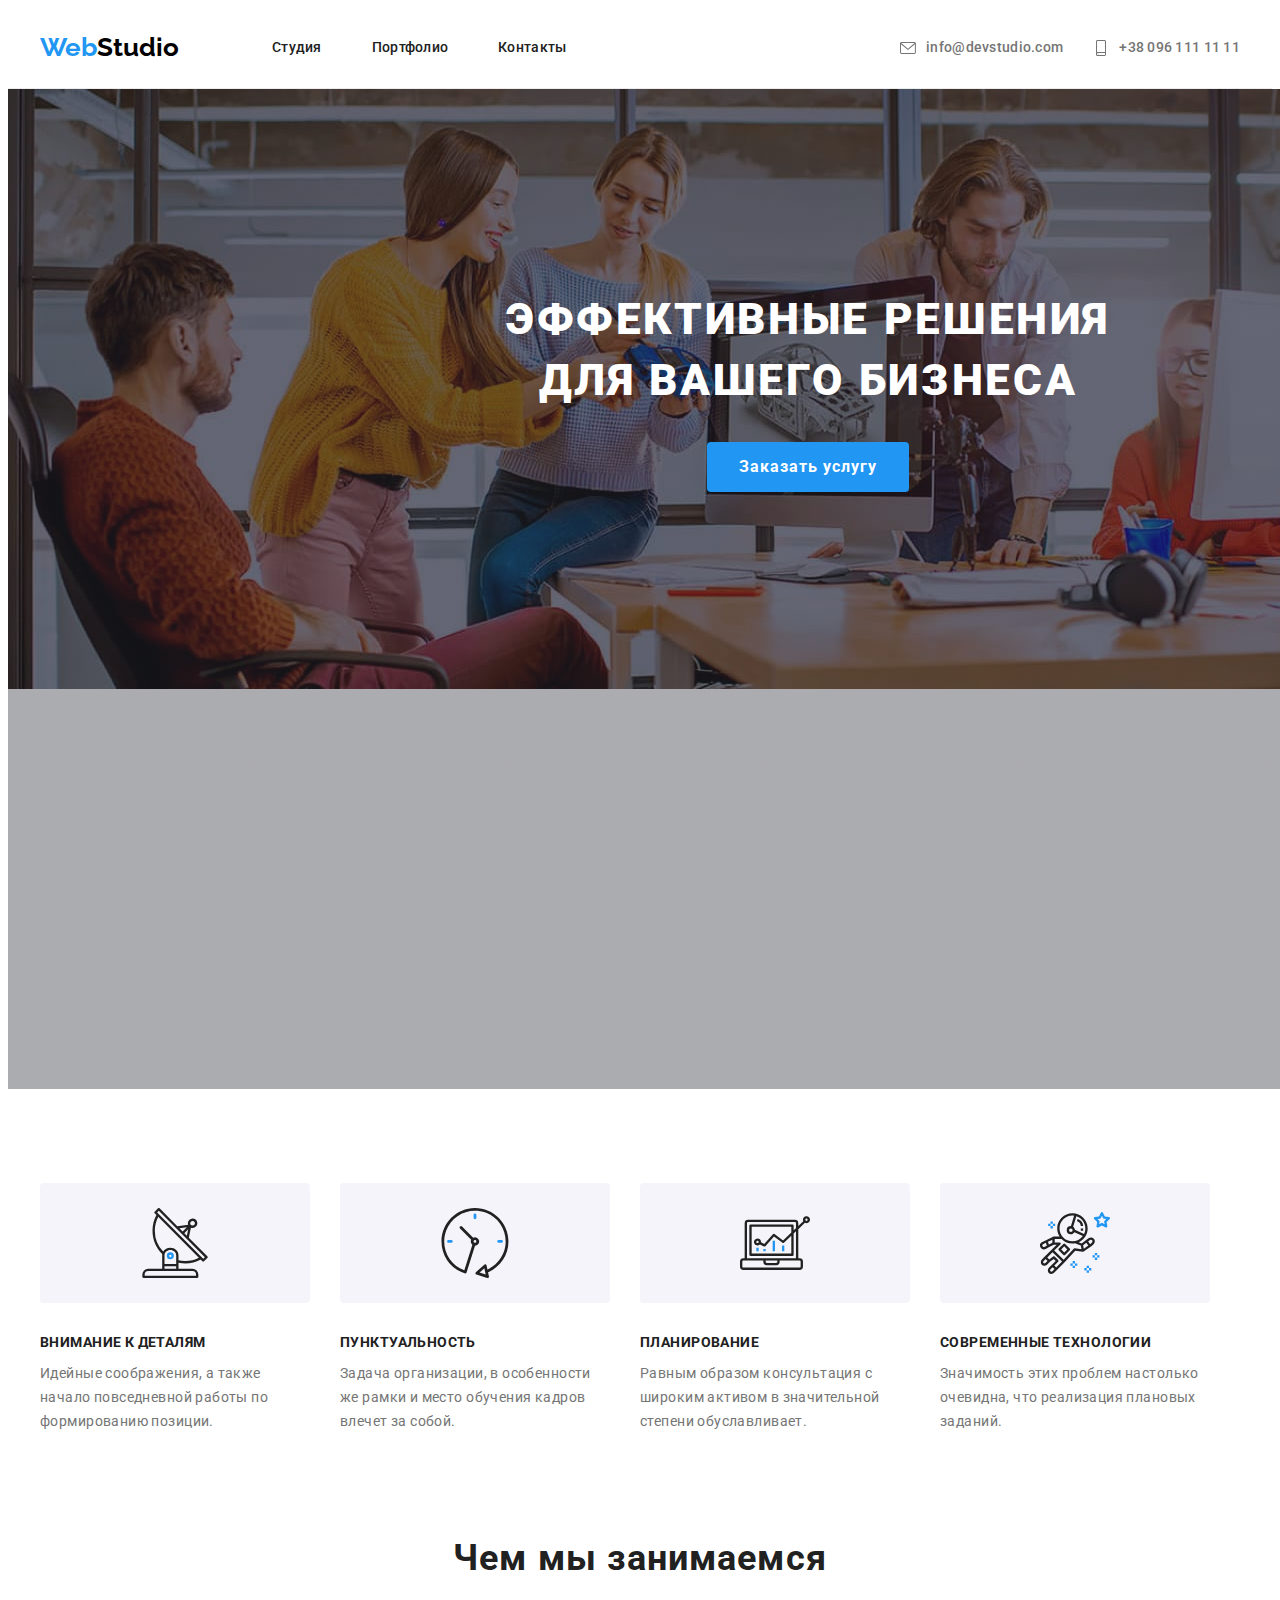
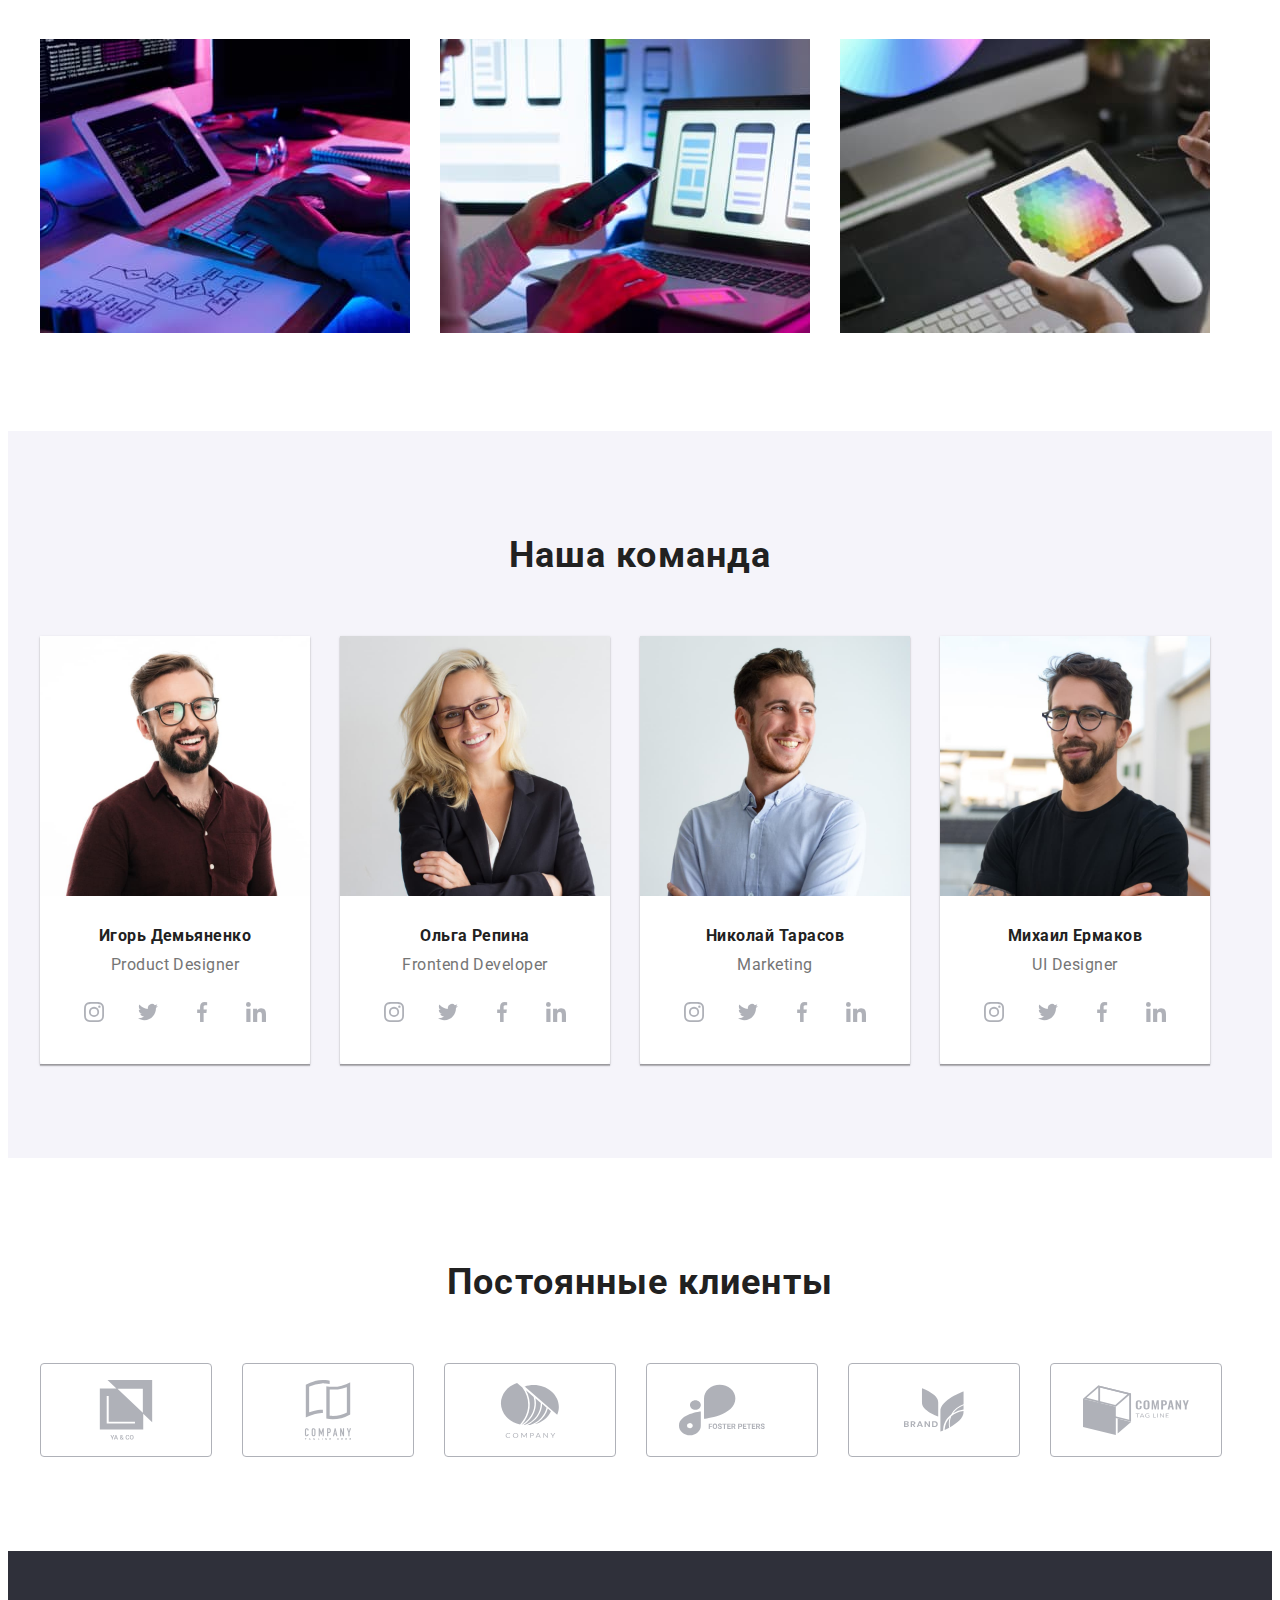
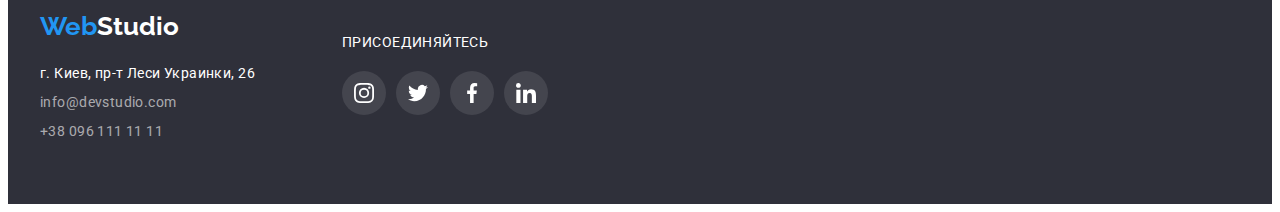
<file: index.html>
<!DOCTYPE html>
<html lang="ru">

   <head>
      <meta charset="UTF-8" />
      <meta http-equiv="X-UA-Compatible" content="IE=edge" />
      <meta name="viewport" content="width=device-width, initial-scale=1.0" />

      <title>goit-markup-hw-04</title>

      <link rel="preconnect" href="https://fonts.googleapis.com" />
      <link rel="preconnect" href="https://fonts.gstatic.com" crossorigin />
      <link href="https://fonts.googleapis.com/css2?family=Raleway:wght@700&family=Roboto:wght@400;500;700;900&display=swap" rel="stylesheet" />

      <link rel="stylesheet" href="https://cdnjs.cloudflare.com/ajax/libs/modern-normalize/1.1.0/modern-normalize.min.css"
            integrity="sha512-wpPYUAdjBVSE4KJnH1VR1HeZfpl1ub8YT/NKx4PuQ5NmX2tKuGu6U/JRp5y+Y8XG2tV+wKQpNHVUX03MfMFn9Q=="
            crossorigin="anonymous"
            referrerpolicy="no-referrer" />

      <link rel="stylesheet" href="./css/styles.css" />
   </head>

   <body>

      <header class="header">

         <div class="container nav">

            <nav class="nav-menu">
               
               <a class="logo" lang="en" href="./index.html"><span class="logo-color">Web</span>Studio</a>
               
               <ul class="list nav-item">
                  <li class="item"><a class="link" href="./index.html">Студия</a></li>
                  <li class="item"><a class="link" href="./portfolio.html">Портфолио</a></li>
                  <li class="item"><a class="link" href="">Контакты</a></li>
               </ul>

            </nav>

            <div class="nav-contact">

               <div class="email">
                  <svg class="icon-email"><use href="./images/icons.svg#icon-email" ></use></svg>
                  <a class="link link-contact" href="mailto:info@devstudio.com">info@devstudio.com</a>
               </div>
               <div class="tel">
                  <svg class="icon-tel"><use href="./images/icons.svg#icon-tel" ></use></svg>
                  <a class="link link-contact" href="tel:+380961111111">+38 096 111 11 11</a>
               </div>          

            </div>

         </div>

      </header>

      <main>

         <section class="section section-hero">

            <div class="container">

               <h1 class="title-hero">Эффективные решения <br> для вашего бизнеса</h1>
               <button class="button button-hero" type="button">Заказать услугу</button>

            </div>

         </section>

         <section class="section section-feature">

            <div class="container">

               <h2 class="title title-section">Наши преемущества</h2>
               <ul class="list feature-list">

                  <li class="item">

                     <div class="icon-feature">
                        <svg width="70" height="70">
                           <use href="./images/icons.svg#icon-feature-01"></use>
                        </svg>
                     </div>

                     <h3 class="title title-feature">Внимание к деталям</h3>
                     <p class="text text-feature">Идейные соображения, а также начало повседневной работы по формированию позиции.</p>

                  </li>

                  <li class="item">

                     <div class="icon-feature">
                        <svg width="70" height="70">
                           <use href="./images/icons.svg#icon-feature-02"></use>
                        </svg>
                     </div>

                     <h3 class="title title-feature">Пунктуальность</h3>
                     <p class="text text-feature">Задача организации, в особенности же рамки и место обучения кадров влечет за собой.</p>

                  </li>

                  <li class="item">

                     <div class="icon-feature">
                        <svg width="70" height="70">
                           <use href="./images/icons.svg#icon-feature-03"></use>
                        </svg>
                     </div>

                     <h3 class="title title-feature">Планирование</h3>
                     <p class="text text-feature">Равным образом консультация с широким активом в значительной степени обуславливает.</p>

                  </li>

                  <li class="item">

                     <div class="icon-feature">
                        <svg width="70" height="70">
                           <use href="./images/icons.svg#icon-feature-04"></use>
                        </svg>
                     </div>

                     <h3 class="title title-feature">Современные технологии</h3>
                     <p class="text text-feature">Значимость этих проблем настолько очевидна, что реализация плановых заданий.</p>

                  </li>

               </ul>

            </div>

         </section>

         <section class="section section-about">

            <div class="container">

               <h2 class="title title-section">Чем мы занимаемся</h2>
               <ul class="list about-list">

                  <li class="item">
                     <img src="./images/01.jpg" alt="Пишем код" width="370" height="294" />
                  </li>

                  <li class="item">
                     <img src="./images/02.jpg" alt="Создаем макеты" width="370" height="294" />
                  </li>

                  <li class="item">
                     <img src="./images/03.jpg" alt="Разрабатываем дизайн" width="370" height="294" />
                  </li>

               </ul>

            </div>

         </section>

         <section class="section section-team">

            <div class="container">

               <h2 class="title title-section">Наша команда</h2>
               <ul class="list team-list">

                  <li class="item">

                     <img class="image-team" src="./images/team-01.jpg" alt="Игорь Демьяненко" width="270" height="260" />
                     <div class="team-bottom">

                        <h3 class="title title-team">Игорь Демьяненко</h3>
                        <p class="text text-team" lang="en">Product Designer</p>

                        <ul class="list icon-social">

                           <li class="item">
                              <a class="link-social" href="#">
                                 <svg width="20" height="20"><use href="./images/icons.svg#icon-instagram" ></use></svg>
                              </a>
                           </li>

                           <li class="item">
                              <a class="link-social" href="#">
                                 <svg width="20" height="20"><use href="./images/icons.svg#icon-twitter" ></use></svg>
                              </a>
                           </li>

                           <li class="item">
                              <a class="link-social" href="#">
                                 <svg width="20" height="20"><use href="./images/icons.svg#icon-facebook" ></use></svg>
                              </a>
                           </li>

                           <li class="item">
                              <a class="link-social" href="#">
                                 <svg width="20" height="20"><use href="./images/icons.svg#icon-linkedin" ></use></svg>
                              </a>
                           </li>

                        </ul>

                     </div>

                  </li>

                  <li class="item">

                     <img class="image-team" src="./images/team-02.jpg" alt="Ольга Репина" width="270" height="260" />
                     <div class="team-bottom">

                        <h3 class="title title-team">Ольга Репина</h3>
                        <p class="text text-team" lang="en">Frontend Developer</p>

                        <ul class="list icon-social">

                           <li class="item">
                              <a class="link-social" href="#">
                                 <svg width="20" height="20"><use href="./images/icons.svg#icon-instagram" ></use></svg>
                              </a>
                           </li>

                           <li class="item">
                              <a class="link-social" href="#">
                                 <svg width="20" height="20"><use href="./images/icons.svg#icon-twitter" ></use></svg>
                              </a>
                           </li>

                           <li class="item">
                              <a class="link-social" href="#">
                                 <svg width="20" height="20"><use href="./images/icons.svg#icon-facebook" ></use></svg>
                              </a>
                           </li>

                           <li class="item">
                              <a class="link-social" href="#">
                                 <svg width="20" height="20"><use href="./images/icons.svg#icon-linkedin" ></use></svg>
                              </a>
                           </li>

                        </ul>

                     </div>
                  </li>

                  <li class="item">

                     <img class="image-team" src="./images/team-03.jpg" alt="Николай Тарасов" width="270" height="260" />
                     <div class="team-bottom">

                        <h3 class="title title-team">Николай Тарасов</h3>
                        <p class="text text-team" lang="en">Marketing</p>

                        <ul class="list icon-social">

                           <li class="item">
                              <a class="link-social" href="#">
                                 <svg width="20" height="20"><use href="./images/icons.svg#icon-instagram" ></use></svg>
                              </a>
                           </li>

                           <li class="item">
                              <a class="link-social" href="#">
                                 <svg width="20" height="20"><use href="./images/icons.svg#icon-twitter" ></use></svg>
                              </a>
                           </li>

                           <li class="item">
                              <a class="link-social" href="#">
                                 <svg width="20" height="20"><use href="./images/icons.svg#icon-facebook" ></use></svg>
                              </a>
                           </li>

                           <li class="item">
                              <a class="link-social" href="#">
                                 <svg width="20" height="20"><use href="./images/icons.svg#icon-linkedin" ></use></svg>
                              </a>
                           </li>

                        </ul>

                     </div>

                  </li>

                  <li class="item">

                     <img class="image-team" src="./images/team-04.jpg" alt="Михаил Ермаков" width="270" height="260" />
                     <div class="team-bottom">

                        <h3 class="title title-team">Михаил Ермаков</h3>
                        <p class="text text-team" lang="en">UI Designer</p>

                        <ul class="list icon-social">

                           <li class="item">
                              <a class="link-social" href="#">
                                 <svg width="20" height="20"><use href="./images/icons.svg#icon-instagram" ></use></svg>
                              </a>
                           </li>

                           <li class="item">
                              <a class="link-social" href="#">
                                 <svg width="20" height="20"><use href="./images/icons.svg#icon-twitter" ></use></svg>
                              </a>
                           </li>

                           <li class="item">
                              <a class="link-social" href="#">
                                 <svg width="20" height="20"><use href="./images/icons.svg#icon-facebook" ></use></svg>
                              </a>
                           </li>

                           <li class="item">
                              <a class="link-social" href="#">
                                 <svg width="20" height="20"><use href="./images/icons.svg#icon-linkedin" ></use></svg>
                              </a>
                           </li>

                        </ul>

                     </div>

                  </li>

               </ul>

            </div>

         </section>

         <section class="section section-clients">

            <div class="container">
               
               <h2 class="title title-section">Постоянные клиенты</h2>
               <ul class="list clients-list">

                  <li class="item">
                     <a class="link-clients" href="#">
                        <svg width="106" height="60"><use href="./images/icons.svg#icon-clients-01" ></use></svg>
                     </a>
                  </li>

                  <li class="item">
                     <a class="link-clients" href="#">
                        <svg width="106" height="60"><use href="./images/icons.svg#icon-clients-02" ></use></svg>
                     </a>
                  </li>

                  <li class="item">
                     <a class="link-clients" href="#">
                        <svg width="106" height="60"><use href="./images/icons.svg#icon-clients-03" ></use></svg>
                     </a>
                  </li>

                  <li class="item">
                     <a class="link-clients" href="#">
                        <svg width="106"><use href="./images/icons.svg#icon-clients-04" ></use></svg>
                     </a>
                  </li>

                  <li class="item">
                     <a class="link-clients" href="#">
                        <svg width="106" height="60"><use href="./images/icons.svg#icon-clients-05" ></use></svg>
                     </a>
                  </li>

                  <li class="item">
                     <a class="link-clients" href="#">
                        <svg width="106"><use href="./images/icons.svg#icon-clients-06" ></use></svg>
                     </a>
                  </li>
                  
               </ul>

            </div>

         </section>

      </main>

      <footer class="footer section-footer">

         <div class="container">

            <div class="footer-content">

               <div class="contact">

                  <a class="logo" lang="en" href="./index.html"><span class="logo-color">Web</span><span class="logo-footer">Studio</span></a>
                  <address class="address">
                     <p class="text text-address">г. Киев, пр-т Леси Украинки, 26</p>
                     <a class="footer-contact" href="mailto:info@devstudio.com">info@devstudio.com</a>
                     <br />
                     <a class="footer-contact" href="tel:+380961111111">+38 096 111 11 11</a>
                  </address>

               </div>

               <div class="social">

                  <p class="text text-address">ПРИСОЕДИНЯЙТЕСЬ</p>
                  <ul class="list icon-social">

                     <li class="item">
                              <a class="link-social" href="#">
                                 <svg width="20" height="20"><use href="./images/icons.svg#icon-instagram" ></use></svg>
                              </a>
                     </li>

                     <li class="item">
                              <a class="link-social" href="#">
                                 <svg width="20" height="20"><use href="./images/icons.svg#icon-twitter" ></use></svg>
                              </a>
                     </li>

                     <li class="item">
                              <a class="link-social" href="#">
                                 <svg width="20" height="20"><use href="./images/icons.svg#icon-facebook" ></use></svg>
                              </a>
                     </li>

                     <li class="item">
                              <a class="link-social" href="#">
                                 <svg width="20" height="20"><use href="./images/icons.svg#icon-linkedin" ></use></svg>
                              </a>
                     </li>

                  </ul>

               </div>
               
            </div>

         </div>

      </footer>

   </body>

</html>
</file>
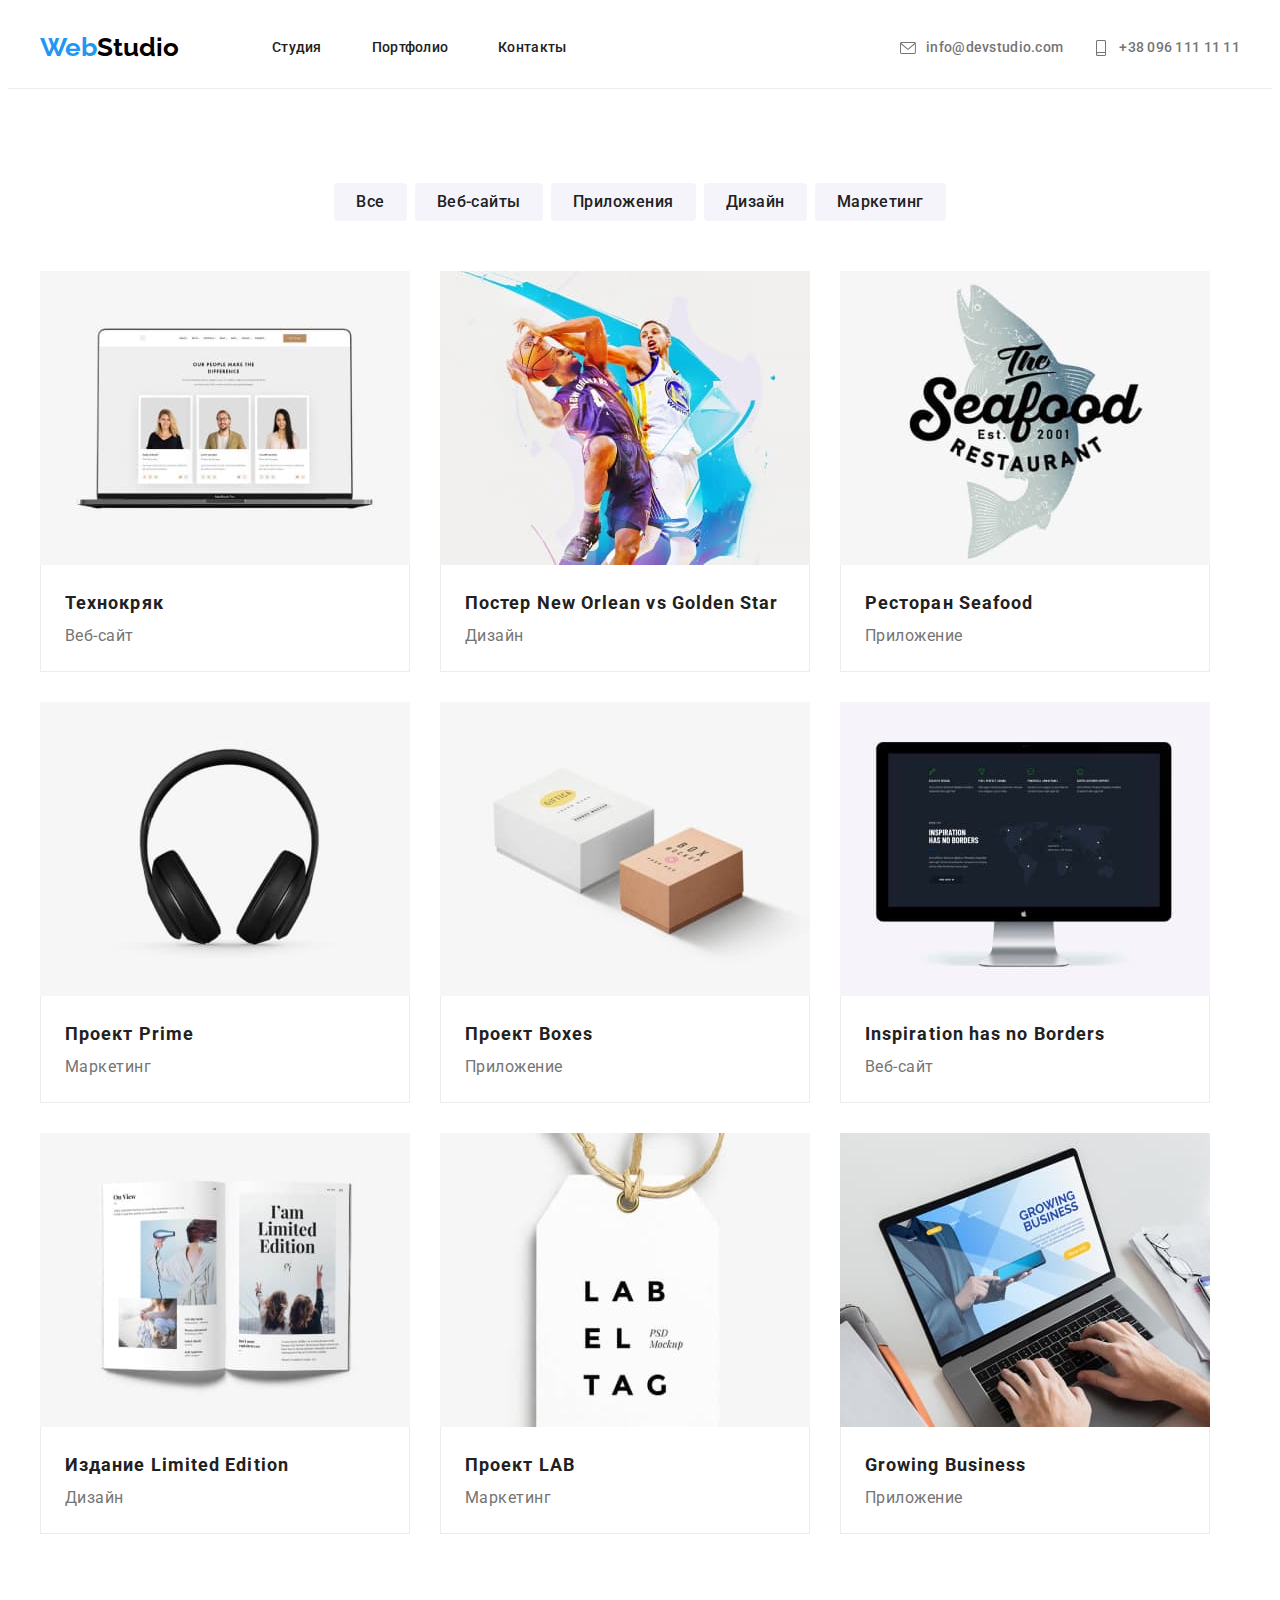
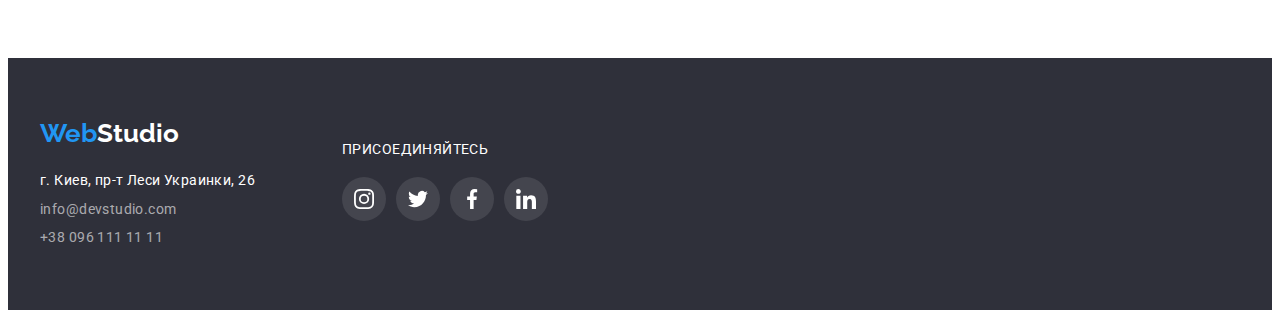
<file: portfolio.html>
<!DOCTYPE html>
<html lang="ru">

   <head>
      <meta charset="UTF-8" />
      <meta http-equiv="X-UA-Compatible" content="IE=edge" />
      <meta name="viewport" content="width=device-width, initial-scale=1.0" />

      <title>goit-markup-hw-04</title>

      <link rel="preconnect" href="https://fonts.googleapis.com" />
      <link rel="preconnect" href="https://fonts.gstatic.com" crossorigin />
      <link href="https://fonts.googleapis.com/css2?family=Raleway:wght@700&family=Roboto:wght@400;500;700;900&display=swap" rel="stylesheet" />

      <link rel="stylesheet" href="https://cdnjs.cloudflare.com/ajax/libs/modern-normalize/1.1.0/modern-normalize.min.css"
            integrity="sha512-wpPYUAdjBVSE4KJnH1VR1HeZfpl1ub8YT/NKx4PuQ5NmX2tKuGu6U/JRp5y+Y8XG2tV+wKQpNHVUX03MfMFn9Q=="
            crossorigin="anonymous"
            referrerpolicy="no-referrer" />

      <link rel="stylesheet" href="./css/styles.css" />
   </head>

   <body>

      <header class="header">

         <div class="container nav">

            <nav class="nav-menu">
               
               <a class="logo" lang="en" href="./index.html"><span class="logo-color">Web</span>Studio</a>
               
               <ul class="list nav-item">
                  <li class="item"><a class="link" href="./index.html">Студия</a></li>
                  <li class="item"><a class="link" href="./portfolio.html">Портфолио</a></li>
                  <li class="item"><a class="link" href="">Контакты</a></li>
               </ul>

            </nav>

            <div class="nav-contact">

               <div class="email">
                  <svg class="icon-email"><use href="./images/icons.svg#icon-email" ></use></svg>
                  <a class="link link-contact" href="mailto:info@devstudio.com">info@devstudio.com</a>
               </div>
               <div class="tel">
                  <svg class="icon-tel"><use href="./images/icons.svg#icon-tel" ></use></svg>
                  <a class="link link-contact" href="tel:+380961111111">+38 096 111 11 11</a>
               </div>          

            </div>

         </div>

      </header>

      <main>

         <section class="section section-portfolio">

            <div class="container">

               <h1 class="title title-section">Портфолио</h1>

               <ul class="list list-filter">
                  <li class="item">
                     <button class="button button-filter" type="button">Все</button>
                  </li>
                  <li class="item">
                     <button class="button button-filter" type="button">Веб-сайты</button>
                  </li>
                  <li class="item">
                     <button class="button button-filter" type="button">Приложения</button>
                  </li>
                  <li class="item">
                     <button class="button button-filter" type="button">Дизайн</button>
                  </li>
                  <li class="item">
                     <button class="button button-filter" type="button">Маркетинг</button>
                  </li>
               </ul>

               <ul class="list list-portfolio">
                  <li class="item-portfolio">
                     <img class="image-portfolio" src="./images/portfolio/01.jpg" alt="Веб-сайт" width="370" height="294" />
                     
                     <div class="info-portfolio">
                        <h3 class="title title-portfolio">Технокряк</h3>
                        <p class="text text-filter">Веб-сайт</p>
                     </div>
                  </li>
                  <li class="item-portfolio">
                     <img class="image-portfolio" src="./images/portfolio/02.jpg" alt="Дизайн постера" width="370" height="294" />

                     <div class="info-portfolio">
                        <h3 class="title title-portfolio">Постер <span lang="en">New Orlean vs Golden Star</span></h3>
                        <p class="text text-filter">Дизайн</p>
                     </div>
                  </li>
                  <li class="item-portfolio">
                     <img class="image-portfolio" src="./images/portfolio/03.jpg" alt="Логотип ресторана" width="370" height="294" />

                     <div class="info-portfolio">
                        <h3 class="title title-portfolio">Ресторан <span lang="en">Seafood</span></h3>
                        <p class="text text-filter">Приложение</p>
                     </div>
                  </li>
                  <li class="item-portfolio">
                     <img class="image-portfolio" src="./images/portfolio/04.jpg" alt="Наушники" width="370" height="294" />

                     <div class="info-portfolio">
                        <h3 class="title title-portfolio">Проект <span lang="en">Prime</span></h3>
                        <p class="text text-filter">Маркетинг</p>
                     </div>
                  </li>
                  <li class="item-portfolio">
                     <img class="image-portfolio" src="./images/portfolio/05.jpg" alt="Кооробки" width="370" height="294" />

                     <div class="info-portfolio">
                        <h3 class="title title-portfolio">Проект <span lang="en">Boxes</span></h3>
                        <p class="text text-filter">Приложение</p>
                     </div>
                  </li>
                  <li class="item-portfolio">
                     <img class="image-portfolio" src="./images/portfolio/06.jpg" alt="Веб-сайт" width="370" height="294" />

                     <div class="info-portfolio">
                        <h3 class="title title-portfolio" lang="en">Inspiration has no Borders</h3>
                        <p class="text text-filter">Веб-сайт</p>
                     </div>
                  </li>
                  <li class="item-portfolio">
                     <img class="image-portfolio" src="./images/portfolio/07.jpg" alt="Журнал" width="370" height="294" />

                     <div class="info-portfolio">
                        <h3 class="title title-portfolio">Издание <span lang="en">Limited Edition</span></h3>
                        <p class="text text-filter">Дизайн</p>
                     </div>
                  </li>
                  <li class="item-portfolio">
                     <img class="image-portfolio" src="./images/portfolio/08.jpg" alt="Визитка" width="370" height="294" />

                     <div class="info-portfolio">
                        <h3 class="title title-portfolio">Проект <span lang="en">LAB</span></h3>
                        <p class="text text-filter">Маркетинг</p>
                     </div>
                  </li>
                  <li class="item-portfolio">
                     <img class="image-portfolio" src="./images/portfolio/09.jpg" alt="Веб-сайт" width="370" height="294" />

                     <div class="info-portfolio">
                        <h3 class="title title-portfolio" lang="en">Growing Business</h3>
                        <p class="text text-filter">Приложение</p>
                     </div>
                  </li>
               </ul>

            </div>

         </section>

      </main>

      <footer class="footer section-footer">

         <div class="container">

            <div class="footer-content">

               <div class="contact">

                  <a class="logo" lang="en" href="./index.html"><span class="logo-color">Web</span><span class="logo-footer">Studio</span></a>
                  <address class="address">
                     <p class="text text-address">г. Киев, пр-т Леси Украинки, 26</p>
                     <a class="footer-contact" href="mailto:info@devstudio.com">info@devstudio.com</a>
                     <br />
                     <a class="footer-contact" href="tel:+380961111111">+38 096 111 11 11</a>
                  </address>

               </div>

               <div class="social">

                  <p class="text text-address">ПРИСОЕДИНЯЙТЕСЬ</p>
                  <ul class="list icon-social">

                     <li class="item">
                              <a class="link-social" href="#">
                                 <svg width="20" height="20"><use href="./images/icons.svg#icon-instagram" ></use></svg>
                              </a>
                     </li>

                     <li class="item">
                              <a class="link-social" href="#">
                                 <svg width="20" height="20"><use href="./images/icons.svg#icon-twitter" ></use></svg>
                              </a>
                     </li>

                     <li class="item">
                              <a class="link-social" href="#">
                                 <svg width="20" height="20"><use href="./images/icons.svg#icon-facebook" ></use></svg>
                              </a>
                     </li>

                     <li class="item">
                              <a class="link-social" href="#">
                                 <svg width="20" height="20"><use href="./images/icons.svg#icon-linkedin" ></use></svg>
                              </a>
                     </li>

                  </ul>

               </div>
               
            </div>

         </div>

      </footer>

   </body>

   
</html>
</file>
<file: css/styles.css>
body {
   --bg-color: #ffffff;
   --bg-hero: #2f303a;
   --footer-color: #2f303a;

   --title: #212121;
   --link: #212121;
   --text-color: #757575;

   --icon: #afb1b8;

   --white: #ffffff;
   --black: #000000;
   --blue: #2196f3;
   --grey: #f5f4fa;
   --border: #ececec;

   font-family: 'Roboto', sans-serif;
   color: var(--text-color);
}

/* Служебные классы */

h1,
h2,
h3,
h4,
h5,
h6 {
   margin: 0;
}

ul {
   padding: 0;
   margin: 0;
}

.container {
   max-width: 1200px;
   padding: 0px 15px;

   margin: 0 auto;
}

.section {
   padding: 94px 0px;
}

.button {
   display: inline-block;
   cursor: pointer;

   font-family: 'Roboto', sans-serif;

   border: 0px;
   outline: 0px;
   box-shadow: 0px;

   border-radius: 4px;
}

.list {
   list-style: none;
}

.item + .item {
   margin-left: 30px;
}

.title-section {
   font-size: 36px;
   line-height: 1.7em;

   text-align: center;
   margin-bottom: 50px;
}

.title {
   font-weight: 700;
   color: var(--title);
   letter-spacing: 0.03em;
}

/* HEADER */

.header {
   border-bottom: 1px solid var(--border);
}

.nav {
   display: flex;
   align-items: center;
}

.nav-menu {
   display: flex;
   align-items: center;
}

.nav-item {
   display: flex;
}

.nav-item .item + .item {
   margin-left: 50px;
}

.nav-item .link {
   display: block;
   padding: 30px 0px;
}

.nav-contact {
   display: flex;
   margin-left: auto;
}

.nav-contact .email + .tel {
   margin-left: 30px;
}

.nav-contact .link {
   display: block;
   padding: 30px 0px;
}

.nav-contact .link-contact {
   color: var(--text-color);
}

.email,
.tel {
   display: flex;
   align-items: center;

   cursor: pointer;
}

.icon-email,
.icon-tel {
   height: 16px;
   width: 16px;

   margin-right: 10px;
}

.logo {
   font-family: 'Raleway', sans-serif;
   font-size: 26px;
   line-height: 1.2em;
   font-weight: 700;

   color: var(--black);
   text-decoration: none;

   margin-right: 93px;
}

.logo-color {
   color: var(--blue);
}

.link {
   display: block;

   font-size: 14px;
   line-height: 1.4em;
   font-weight: 500;
   letter-spacing: 0.02em;

   color: var(--link);
   text-decoration: none;
}

.link:hover,
.link:focus {
   color: var(--blue);
}

/* SECTION HERO */

.section-hero {
   height: 600px;
   width: 1600px;
   padding: 200px 0px;

   margin: 0px auto;

   background-image: 
   linear-gradient(to bottom, rgba(47, 48, 58, 0.4), rgba(47, 48, 58, 0.4)),
   url(../images/bg-hero.jpg);
   background-repeat: no-repeat;

   text-align: center;
}

.title-hero {
   font-size: 44px;
   line-height: 1.4em;
   font-weight: 900;
   letter-spacing: 0.06em;

   color: var(--white);
   text-transform: uppercase;

   margin-bottom: 30px;
}

.button-hero {
   font-size: 16px;
   line-height: 1.875em;
   font-weight: 700;
   letter-spacing: 0.06em;

   color: var(--white);
   background-color: var(--blue);

   padding: 10px 32px;
}

/* SECTION FEATURE */

.section-feature {
   padding-bottom: 0px;
}

.section-feature .title-section {
   display: none;
}

.feature-list {
   display: flex;
}

.feature-list .item {
   width: 270px;
}

.icon-feature {
   display: flex;
   justify-content: center;
   align-items: center;

   width: 100%;
   height: 120px;

   border-radius: 4px;
   margin-bottom: 30px;

   background: var(--grey);
}

.title-feature {
   font-size: 14px;
   line-height: 1.4em;

   text-transform: uppercase;
   margin-bottom: 10px;
}

.text-feature {
   font-size: 14px;
   line-height: 1.7em;

   margin: 0px;
}

/* SECTION ABOUT */

.about-list {
   display: flex;
}

/* SECTION TEAM */

.section-team {
   background: var(--grey);
}

.team-list {
   display: flex;
   text-align: center;
}

.team-list > .item {
   box-shadow: 
   0px 1px 3px rgba(0, 0, 0, 0.12), 
   0px 1px 1px rgba(0, 0, 0, 0.14),
   0px 2px 1px rgba(0, 0, 0, 0.2);
}

.title-team {
   font-size: 16px;
   line-height: 1.1875em;

   margin-bottom: 10px;
}

.text {
   letter-spacing: 0.03em;
}

.text-team {
   font-size: 16px;
   line-height: 1.1875em;

   margin: 0px;
}

.image-team {
   display: block;
}

.team-bottom {
   padding: 30px 32px;
   border-radius: 0px 0px 4px 4px;

   background: var(--white);
}

.icon-social {
   display: flex;
   align-items: center;

   margin-top: 16px;
}

.icon-social .item + .item {
   margin-left: 10px;
}

.icon-social .item .link-social {
   width: 44px;
   height: 44px;
   border-radius: 50%;

   display: inline-flex;
   align-items: center;
   justify-content: center;

   fill: var(--icon);
}

.icon-social .item .link-social:hover,
.icon-social .item svg:hover {
   fill: var(--white);
   background: var(--blue);
}

/* SECTION CLIENTS */

.clients-list {
   display: flex;
   align-items: center;
}

.clients-list .item {
   display: flex;
}

.link-clients {
   width: 170px;
   height: 92px;

   display: inline-flex;
   justify-content: center;
   align-items: center;

   border-radius: 4px;
   border: 1px solid var(--icon);
}

.link-clients:hover {
   border: 1px solid var(--blue);
}

/* FOOTER */

.footer {
   padding: 60px 0px;
   background: var(--footer-color);
}

.footer-content {
   display: flex;
}

.contact {
   margin-right: 70px;
}

.social .item .link-social {
   fill: var(--white);
   background: rgba(255, 255, 255, 0.1);
}

.logo-footer {
   color: var(--white);
}

.address {
   font-style: normal;
}

.text-address {
   font-size: 14px;
   line-height: 1.7em;
   color: var(--white);

   margin-top: 20px;
   margin-bottom: 0px;
}

.footer-contact {
   display: inline-block;

   font-size: 14px;
   line-height: 1.7em;
   font-weight: 400;
   letter-spacing: 0.03em;

   color: rgba(255, 255, 255, 60%);
   text-decoration: none;

   margin-top: 5px;
}

/* SECTION PORTFOLIO */

.section-portfolio .title-section {
   display: none;
}

.title-portfolio {
   font-size: 18px;
   line-height: 2em;
   letter-spacing: 0.06em;
}

.list-filter {
   display: flex;
   justify-content: center;

   margin-bottom: 50px;
}

.list-filter .item + .item {
   margin-left: 8px;
}

.text-filter {
   font-size: 16px;
   line-height: 1.875em;

   margin: 0px;
}

.button-filter {
   font-size: 16px;
   line-height: 1.625em;
   font-weight: 500;
   letter-spacing: 0.03em;

   color: var(--link);
   background: var(--grey);

   padding: 6px 22px;
}

.button-filter:hover {
   color: var(--white);
   background: var(--blue);

   box-shadow: 
   0px 3px 1px rgba(0, 0, 0, 0.1), 
   0px 1px 2px rgba(0, 0, 0, 0.08),
   0px 2px 2px rgba(0, 0, 0, 0.12);
}

.list-portfolio {
   display: flex;
   flex-wrap: wrap;
}

.item-portfolio {
   margin-right: 30px;
   margin-bottom: 30px;

   cursor: pointer;
}

.item-portfolio:hover {
   box-shadow: 
   0px 3px 1px rgba(0, 0, 0, 0.1), 
   0px 1px 2px rgba(0, 0, 0, 0.08),
   0px 2px 2px rgba(0, 0, 0, 0.12);
}

.info-portfolio {
   padding: 20px 24px;
}

.info-portfolio {
   border: 1px solid var(--border);
   border-top: 0px;
}

.image-portfolio {
   display: block;
}

.item-portfolio:nth-child(3n) {
   margin-right: 0px;
}
</file>
